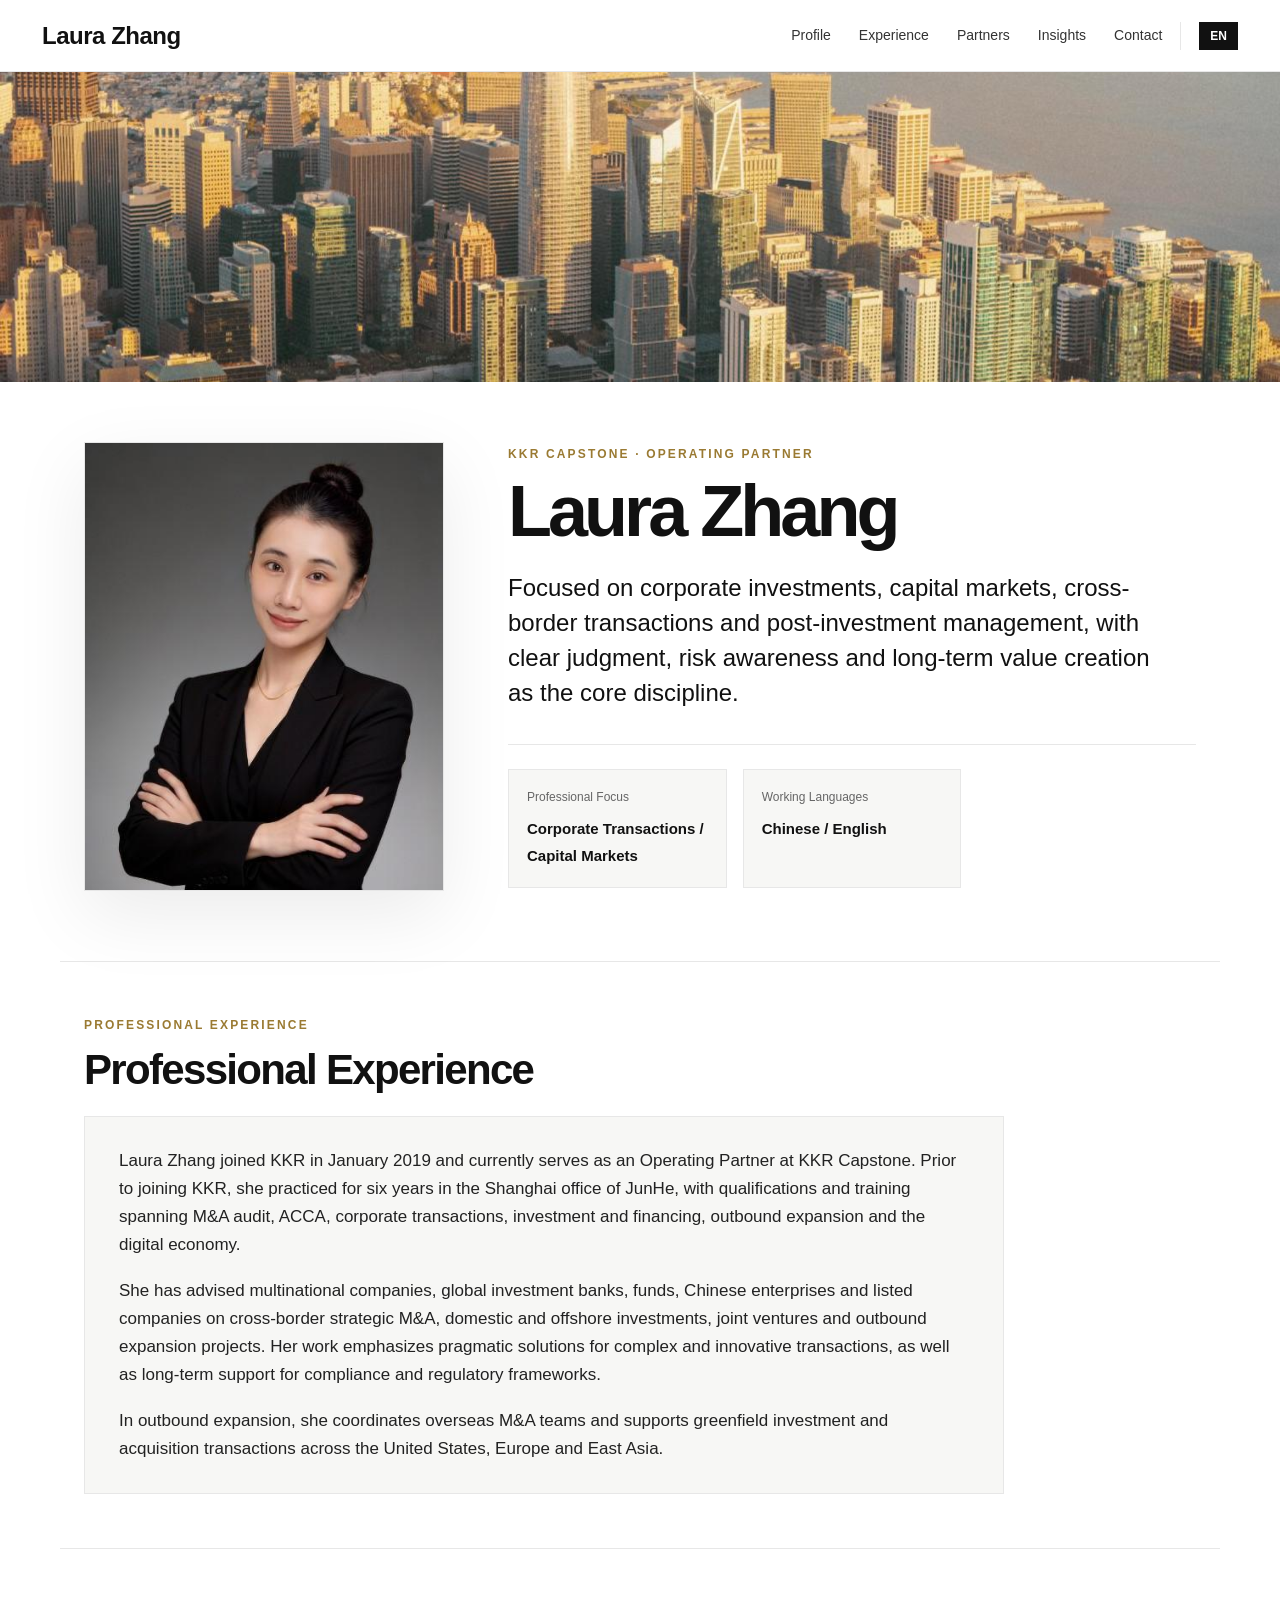
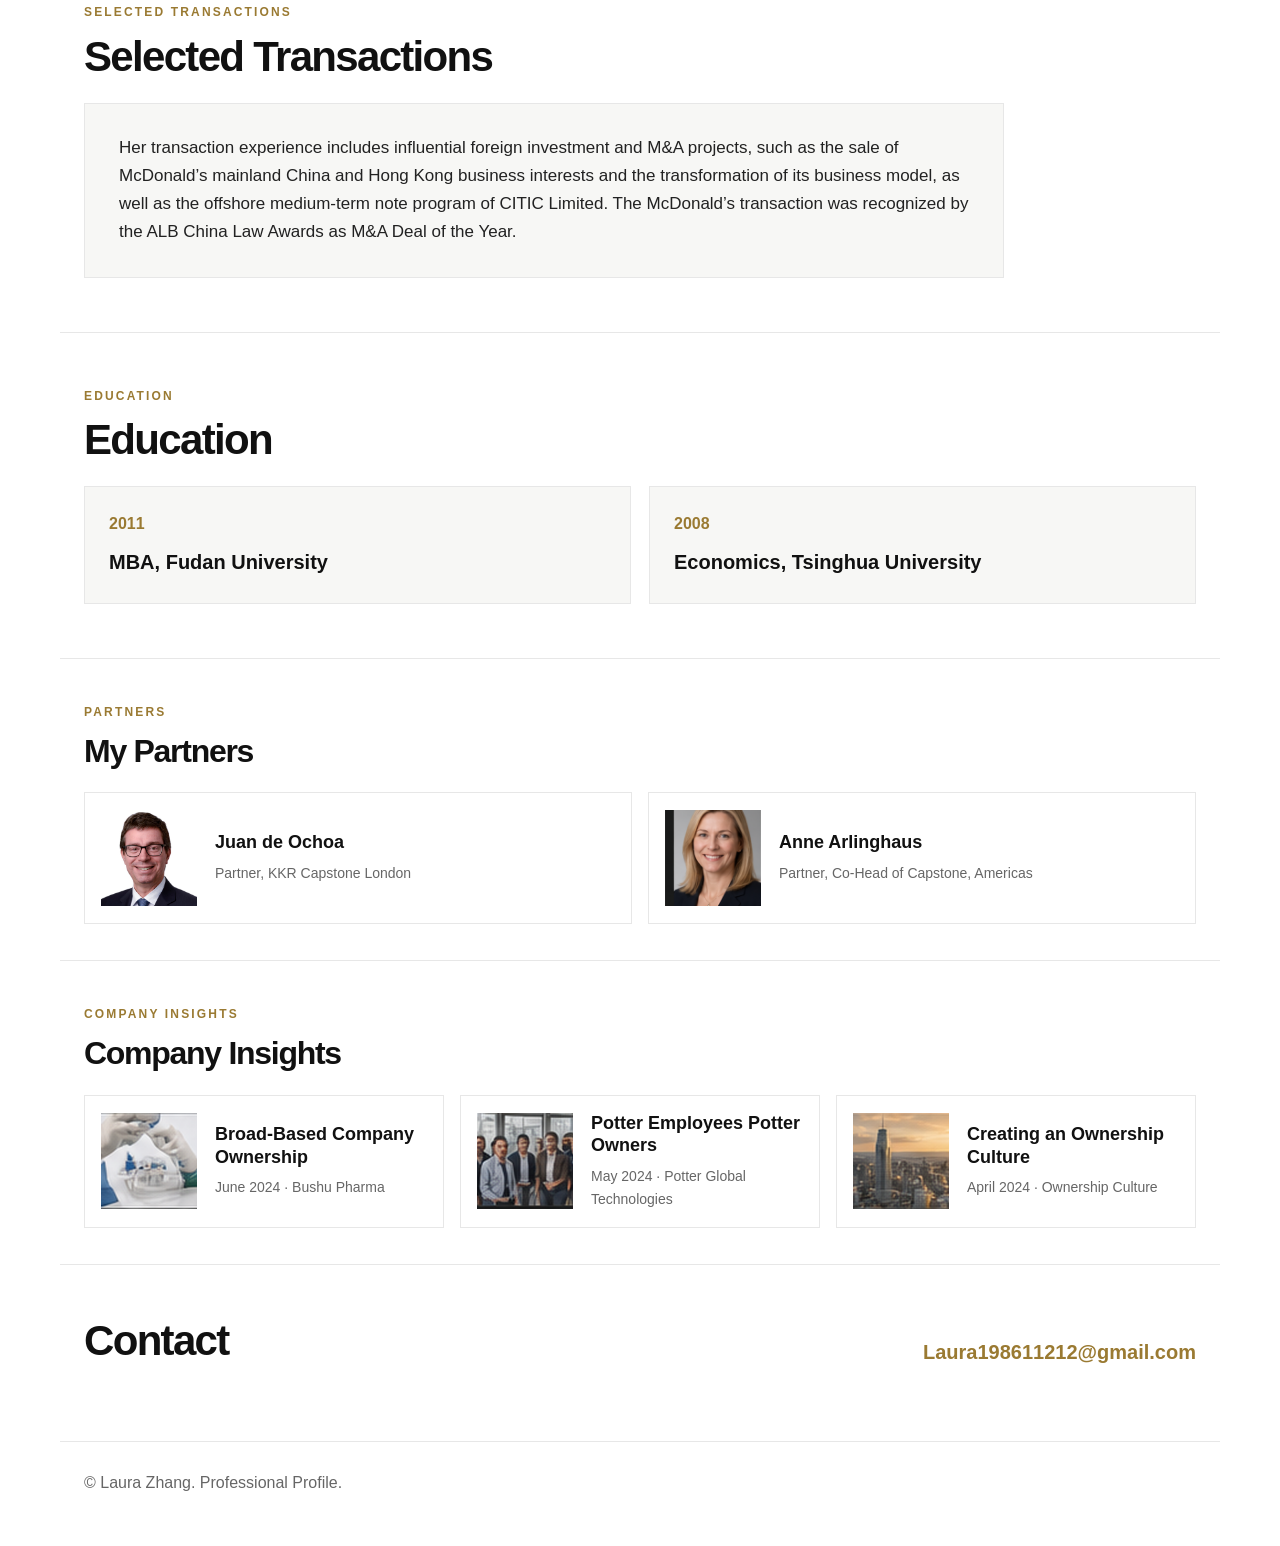
<file: index.html>
<!doctype html><html lang="en"><head><meta charset="utf-8"/><meta name="viewport" content="width=device-width, initial-scale=1"/><title>Laura Zhang | KKR Capstone Operating Partner</title><meta name="description" content="Laura Zhang professional profile website."/><link rel="stylesheet" href="style.css"/></head><body><header class="site-header">
    <a class="brand" href="index.html">Laura Zhang</a>
    <nav><div class="nav-links">
      <a data-en="Profile" data-zh="个人简介" href="index.html#profile">Profile</a>
      <a data-en="Experience" data-zh="经历" href="index.html#experience">Experience</a>
      <a data-en="Partners" data-zh="合作伙伴" href="index.html#partners">Partners</a>
      <a data-en="Insights" data-zh="公司洞察" href="index.html#insights">Insights</a>
      <a data-en="Contact" data-zh="联系" href="index.html#contact">Contact</a>
    </div><div class="language-switch"><button class="lang-btn" data-lang="en">EN</button><button class="lang-btn" data-lang="zh" style="display:none;">中文</button></div></nav>
  </header>
<main>
<section class="top-image" aria-label="city overview"><img src="assets/city-bg.png" alt="City aerial view" /></section>
<section id="profile" class="profile-wrap reveal"><div class="portrait-card"><img src="assets/laura-original.png" alt="Laura Zhang portrait" /></div><div class="profile-text"><p class="eyebrow">KKR Capstone · Operating Partner</p><h1>Laura Zhang</h1><p class="lead" data-en="Focused on corporate investments, capital markets, cross-border transactions and post-investment management, with clear judgment, risk awareness and long-term value creation as the core discipline." data-zh="专注于企业投资、资本市场、跨境交易与投后管理，以清晰判断、风险识别和长期价值创造为核心。">Focused on corporate investments, capital markets, cross-border transactions and post-investment management, with clear judgment, risk awareness and long-term value creation as the core discipline.</p><div class="quick-grid"><div><span data-en="Professional Focus" data-zh="专业领域">Professional Focus</span><strong data-en="Corporate Transactions / Capital Markets" data-zh="公司与并购 / 资本市场">Corporate Transactions / Capital Markets</strong></div><div><span data-en="Working Languages" data-zh="工作语言">Working Languages</span><strong data-en="Chinese / English" data-zh="中文 / English">Chinese / English</strong></div></div></div></section>
<section id="experience" class="section reveal"><p class="eyebrow">Professional Experience</p><h2 data-en="Professional Experience" data-zh="工作经历">Professional Experience</h2><div class="content-card"><p data-en="Laura Zhang joined KKR in January 2019 and currently serves as an Operating Partner at KKR Capstone. Prior to joining KKR, she practiced for six years in the Shanghai office of JunHe, with qualifications and training spanning M&A audit, ACCA, corporate transactions, investment and financing, outbound expansion and the digital economy." data-zh="Laura Zhang 于2019年1月加入 KKR，现为 KKR Capstone 运营合伙人。此前曾在君合上海办公室执业6年，具有中国 M&A Audit 执业资格和 ACCA，专攻公司并购与投融资、企业出海以及数智经济方面的事务。">Laura Zhang joined KKR in January 2019 and currently serves as an Operating Partner at KKR Capstone. Prior to joining KKR, she practiced for six years in the Shanghai office of JunHe, with qualifications and training spanning M&A audit, ACCA, corporate transactions, investment and financing, outbound expansion and the digital economy.</p><p data-en="She has advised multinational companies, global investment banks, funds, Chinese enterprises and listed companies on cross-border strategic M&A, domestic and offshore investments, joint ventures and outbound expansion projects. Her work emphasizes pragmatic solutions for complex and innovative transactions, as well as long-term support for compliance and regulatory frameworks." data-zh="她曾为跨国公司、国际投行、基金、中资公司以及上市公司，在诸多跨境战略并购、境内外投资、合资合作以及企业出海项目中提供服务，擅长在复杂、创新交易中为客户定制务实且高效的战略解决方案，并为客户的合规监管体系提供长期支持。">She has advised multinational companies, global investment banks, funds, Chinese enterprises and listed companies on cross-border strategic M&A, domestic and offshore investments, joint ventures and outbound expansion projects. Her work emphasizes pragmatic solutions for complex and innovative transactions, as well as long-term support for compliance and regulatory frameworks.</p><p data-en="In outbound expansion, she coordinates overseas M&A teams and supports greenfield investment and acquisition transactions across the United States, Europe and East Asia." data-zh="在企业出海方面，她善于协调管理境外 M&A 团队，助力客户在美国、欧洲以及东亚等不同法域完成绿地投资及并购交易。">In outbound expansion, she coordinates overseas M&A teams and supports greenfield investment and acquisition transactions across the United States, Europe and East Asia.</p></div></section>
<section class="section reveal"><p class="eyebrow">Selected Transactions</p><h2 data-en="Selected Transactions" data-zh="代表项目">Selected Transactions</h2><div class="content-card"><p data-en="Her transaction experience includes influential foreign investment and M&A projects, such as the sale of McDonald’s mainland China and Hong Kong business interests and the transformation of its business model, as well as the offshore medium-term note program of CITIC Limited. The McDonald’s transaction was recognized by the ALB China Law Awards as M&A Deal of the Year." data-zh="参与众多具有影响力的外商投资和兼并收购项目，包括麦当劳出售中国大陆及香港业务股权及业务模式转型项目、中国中信股份境外中期票据项目等。其中，麦当劳出售中国大陆及香港业务股权及业务模式转型项目曾荣获 ALB 中国法律大奖颁发的年度并购交易大奖。">Her transaction experience includes influential foreign investment and M&A projects, such as the sale of McDonald’s mainland China and Hong Kong business interests and the transformation of its business model, as well as the offshore medium-term note program of CITIC Limited. The McDonald’s transaction was recognized by the ALB China Law Awards as M&A Deal of the Year.</p></div></section>
<section class="section reveal"><p class="eyebrow">Education</p><h2 data-en="Education" data-zh="教育背景">Education</h2><div class="timeline"><div><span>2011</span><strong data-en="MBA, Fudan University" data-zh="复旦大学 MBA 学位">MBA, Fudan University</strong></div><div><span>2008</span><strong data-en="Economics, Tsinghua University" data-zh="清华大学 经济学学位">Economics, Tsinghua University</strong></div></div></section>
<section id="partners" class="section compact reveal"><p class="eyebrow">Partners</p><h2 data-en="My Partners" data-zh="我的合作伙伴">My Partners</h2><div class="mini-grid partners-grid"><a class="mini-card" href="partners/juan-de-ochoa.html"><img src="assets/juan-de-ochoa.jpeg" alt="Juan de Ochoa"/><div><h3>Juan de Ochoa</h3><p>Partner, KKR Capstone London</p></div></a><a class="mini-card" href="partners/anne-arlinghaus.html"><img src="assets/anne-arlinghaus.png" alt="Anne Arlinghaus"/><div><h3>Anne Arlinghaus</h3><p>Partner, Co-Head of Capstone, Americas</p></div></a></div></section>
<section id="insights" class="section compact reveal"><p class="eyebrow">Company Insights</p><h2 data-en="Company Insights" data-zh="公司洞察">Company Insights</h2><div class="mini-grid insight-grid"><a class="mini-card" href="insights/bushu-pharma-ownership.html"><img src="assets/insight-bushu.png" alt="Bushu Pharma"><div><h3>Broad-Based Company Ownership</h3><p>June 2024 · Bushu Pharma</p></div></a><a class="mini-card" href="insights/potter-employees-owners.html"><img src="assets/insight-potter.png" alt="Potter Employees"><div><h3>Potter Employees Potter Owners</h3><p>May 2024 · Potter Global Technologies</p></div></a><a class="mini-card" href="insights/creating-ownership-culture.html"><img src="assets/insight-ownership.png" alt="Ownership Culture"><div><h3>Creating an Ownership Culture</h3><p>April 2024 · Ownership Culture</p></div></a></div></section>
<section id="contact" class="section contact reveal"><h2>Contact</h2><a href="mailto:Laura198611212@gmail.com">Laura198611212@gmail.com</a></section>
</main><footer>© Laura Zhang. Professional Profile.</footer><script src="script.js"></script></body></html>
</file>
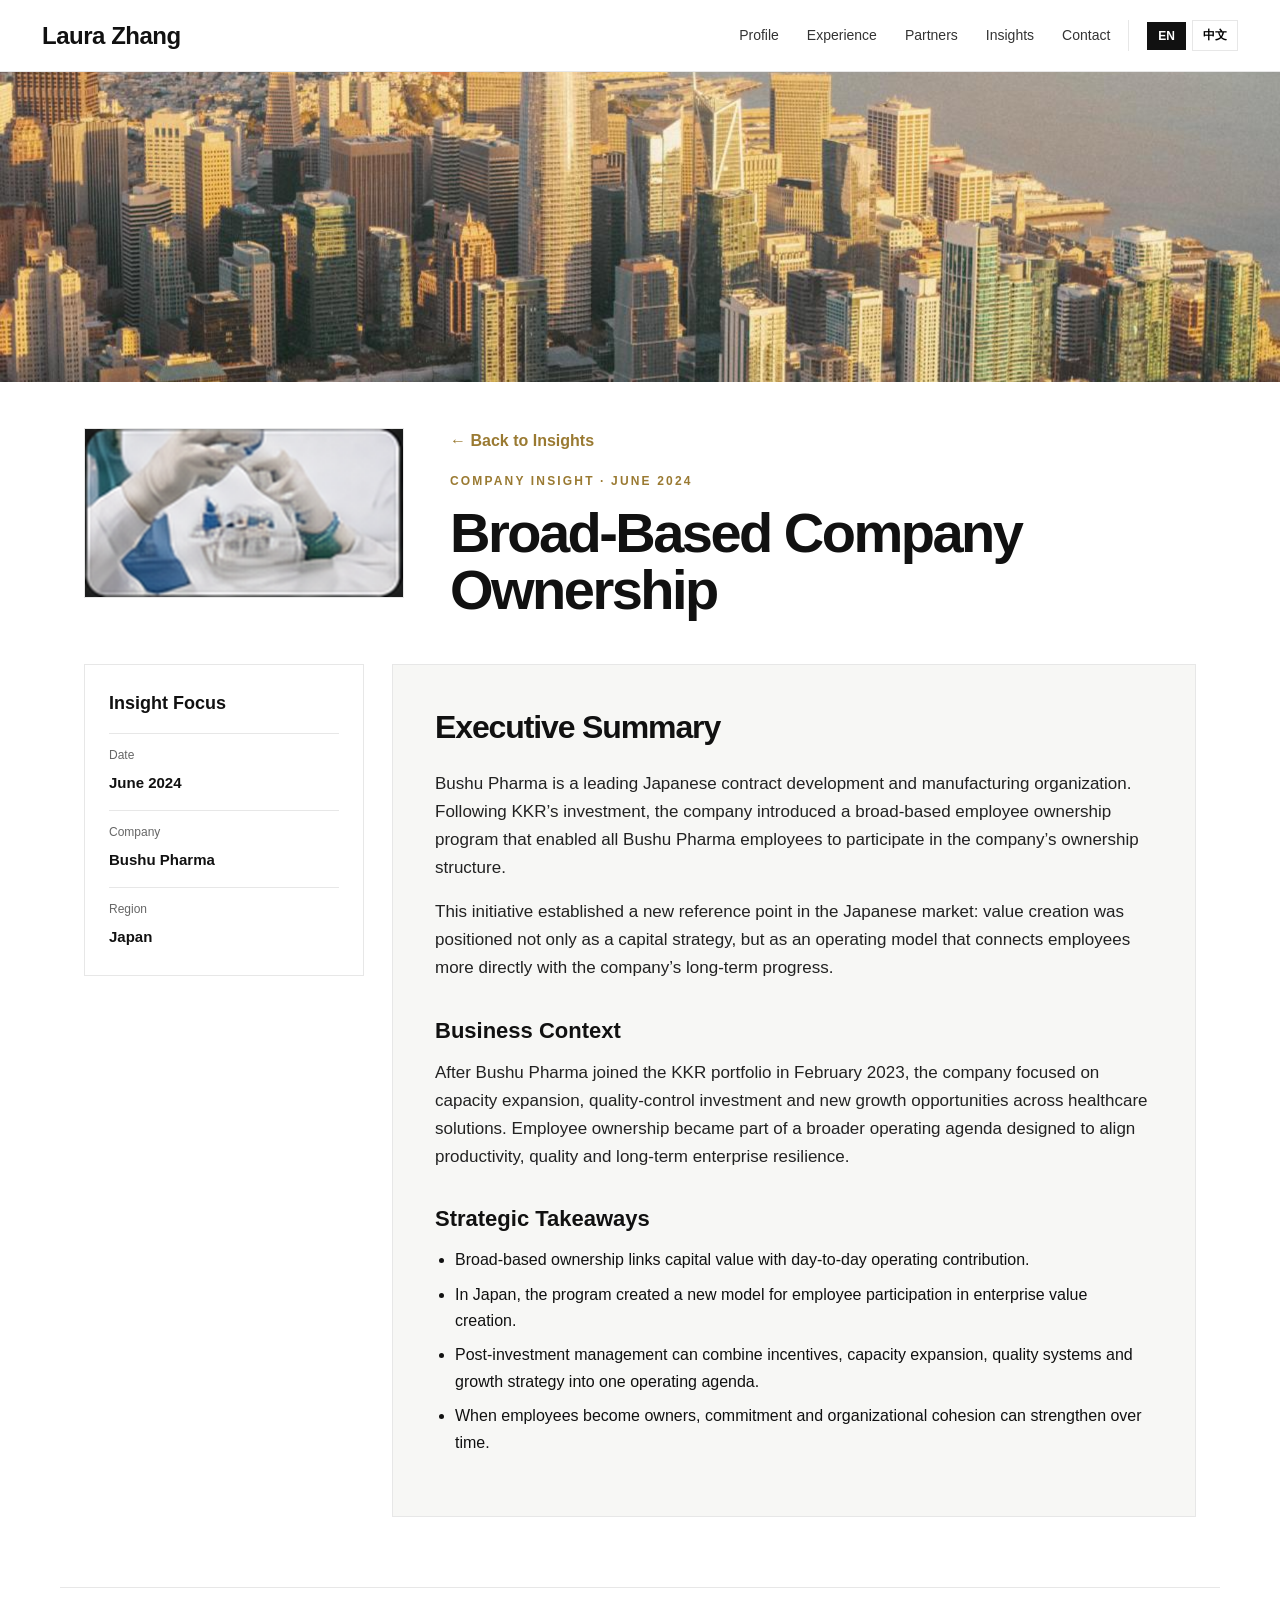
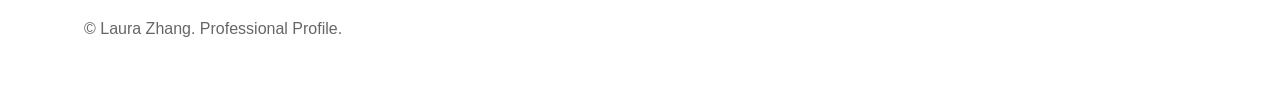
<file: insights/bushu-pharma-ownership.html>
<!doctype html><html lang="en"><head><meta charset="utf-8"/><meta name="viewport" content="width=device-width, initial-scale=1"/><title>Broad-Based Company Ownership | Laura Zhang</title><meta name="description" content="Laura Zhang professional profile website."/><link rel="stylesheet" href="../style.css"/></head><body><header class="site-header">
    <a class="brand" href="../index.html">Laura Zhang</a>
    <nav><div class="nav-links">
      <a data-en="Profile" data-zh="个人简介" href="../index.html#profile">Profile</a>
      <a data-en="Experience" data-zh="经历" href="../index.html#experience">Experience</a>
      <a data-en="Partners" data-zh="合作伙伴" href="../index.html#partners">Partners</a>
      <a data-en="Insights" data-zh="公司洞察" href="../index.html#insights">Insights</a>
      <a data-en="Contact" data-zh="联系" href="../index.html#contact">Contact</a>
    </div><div class="language-switch"><button class="lang-btn" data-lang="en">EN</button><button class="lang-btn" data-lang="zh">中文</button></div></nav>
  </header><section class="top-image"><img src="../assets/city-bg.png" alt="City aerial view"></section><main><section class="detail-hero reveal visible"><div class="portrait-card"><img src="../assets/insight-bushu.png" alt="Broad-Based Company Ownership"></div><div class="detail-title"><a class="back-link" href="../index.html#insights" data-en="← Back to Insights" data-zh="← 返回公司洞察">← Back to Insights</a><p class="eyebrow" data-en="Company Insight · June 2024" data-zh="公司洞察 · 2024年6月">Company Insight · June 2024</p><h1>Broad-Based Company Ownership</h1></div></section><section class="detail-layout reveal visible"><aside class="side-card"><h3 data-en="Insight Focus" data-zh="洞察重点">Insight Focus</h3><div class="meta-list"><div><span data-en="Date" data-zh="日期">Date</span><strong data-en="June 2024" data-zh="2024年6月">June 2024</strong></div><div><span data-en="Company" data-zh="公司">Company</span><strong data-en="Bushu Pharma" data-zh="Bushu Pharma">Bushu Pharma</strong></div><div><span data-en="Region" data-zh="区域">Region</span><strong data-en="Japan" data-zh="日本">Japan</strong></div></div></aside><article class="article-card"><h2 data-en="Executive Summary" data-zh="执行摘要">Executive Summary</h2><p data-en="Bushu Pharma is a leading Japanese contract development and manufacturing organization. Following KKR’s investment, the company introduced a broad-based employee ownership program that enabled all Bushu Pharma employees to participate in the company’s ownership structure." data-zh="Bushu Pharma 是日本领先的纯医药合同制造组织。KKR 投资后，公司引入广泛员工所有权结构，使 Bushu Pharma 的所有员工都能够参与公司所有权计划。">Bushu Pharma is a leading Japanese contract development and manufacturing organization. Following KKR’s investment, the company introduced a broad-based employee ownership program that enabled all Bushu Pharma employees to participate in the company’s ownership structure.</p><p data-en="This initiative established a new reference point in the Japanese market: value creation was positioned not only as a capital strategy, but as an operating model that connects employees more directly with the company’s long-term progress." data-zh="这一举措为日本市场建立了新的参考：价值创造不仅是资本策略，也是一种将员工与公司长期发展更直接连接起来的运营模式。">This initiative established a new reference point in the Japanese market: value creation was positioned not only as a capital strategy, but as an operating model that connects employees more directly with the company’s long-term progress.</p><h3 data-en="Business Context" data-zh="业务背景">Business Context</h3><p data-en="After Bushu Pharma joined the KKR portfolio in February 2023, the company focused on capacity expansion, quality-control investment and new growth opportunities across healthcare solutions. Employee ownership became part of a broader operating agenda designed to align productivity, quality and long-term enterprise resilience." data-zh="自 Bushu Pharma 于 2023 年 2 月加入 KKR 投资组合以来，公司专注于产能扩张、质量控制投资以及医疗健康解决方案中的新增长机会。员工所有权成为更广泛运营议程的一部分，用于协同生产效率、质量和长期企业韧性。">After Bushu Pharma joined the KKR portfolio in February 2023, the company focused on capacity expansion, quality-control investment and new growth opportunities across healthcare solutions. Employee ownership became part of a broader operating agenda designed to align productivity, quality and long-term enterprise resilience.</p><h3 data-en="Strategic Takeaways" data-zh="战略启示">Strategic Takeaways</h3><ul><li data-en="Broad-based ownership links capital value with day-to-day operating contribution." data-zh="广泛员工所有权将资本价值与日常运营贡献连接起来。">Broad-based ownership links capital value with day-to-day operating contribution.</li><li data-en="In Japan, the program created a new model for employee participation in enterprise value creation." data-zh="在日本市场，该计划为员工参与企业价值创造提供了新的模式。">In Japan, the program created a new model for employee participation in enterprise value creation.</li><li data-en="Post-investment management can combine incentives, capacity expansion, quality systems and growth strategy into one operating agenda." data-zh="投后管理可以将激励、产能扩张、质量体系和增长战略整合为统一的运营议程。">Post-investment management can combine incentives, capacity expansion, quality systems and growth strategy into one operating agenda.</li><li data-en="When employees become owners, commitment and organizational cohesion can strengthen over time." data-zh="当员工成为所有者时，长期承诺和组织凝聚力会得到增强。">When employees become owners, commitment and organizational cohesion can strengthen over time.</li></ul></article></section></main><footer>© Laura Zhang. Professional Profile.</footer><script src="../script.js"></script></body></html>
</file>
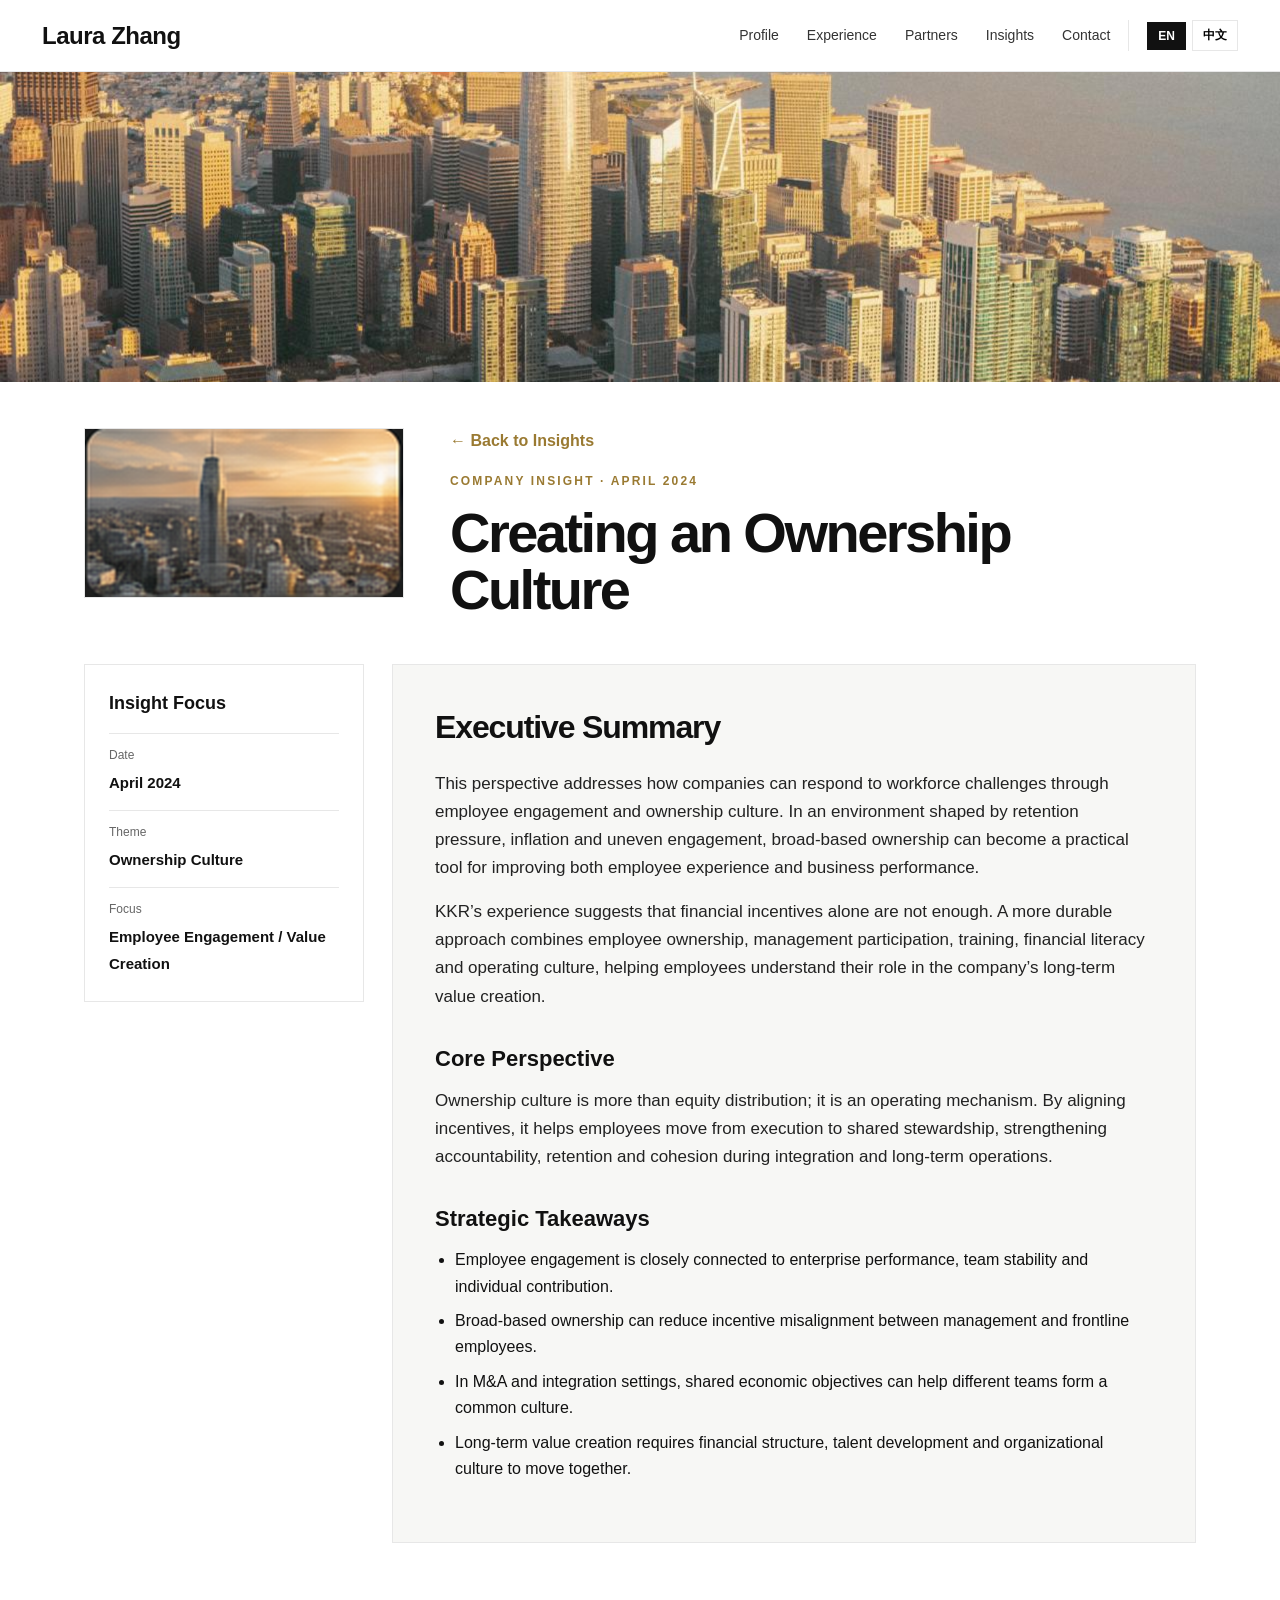
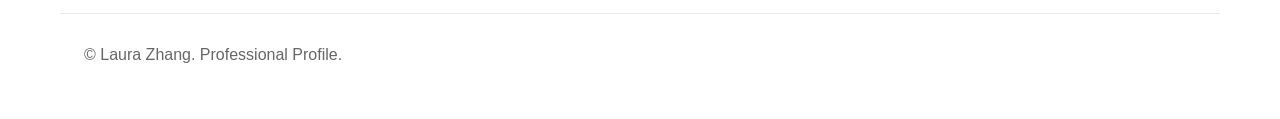
<file: insights/creating-ownership-culture.html>
<!doctype html><html lang="en"><head><meta charset="utf-8"/><meta name="viewport" content="width=device-width, initial-scale=1"/><title>Creating an Ownership Culture | Laura Zhang</title><meta name="description" content="Laura Zhang professional profile website."/><link rel="stylesheet" href="../style.css"/></head><body><header class="site-header">
    <a class="brand" href="../index.html">Laura Zhang</a>
    <nav><div class="nav-links">
      <a data-en="Profile" data-zh="个人简介" href="../index.html#profile">Profile</a>
      <a data-en="Experience" data-zh="经历" href="../index.html#experience">Experience</a>
      <a data-en="Partners" data-zh="合作伙伴" href="../index.html#partners">Partners</a>
      <a data-en="Insights" data-zh="公司洞察" href="../index.html#insights">Insights</a>
      <a data-en="Contact" data-zh="联系" href="../index.html#contact">Contact</a>
    </div><div class="language-switch"><button class="lang-btn" data-lang="en">EN</button><button class="lang-btn" data-lang="zh">中文</button></div></nav>
  </header><section class="top-image"><img src="../assets/city-bg.png" alt="City aerial view"></section><main><section class="detail-hero reveal visible"><div class="portrait-card"><img src="../assets/insight-ownership.png" alt="Creating an Ownership Culture"></div><div class="detail-title"><a class="back-link" href="../index.html#insights" data-en="← Back to Insights" data-zh="← 返回公司洞察">← Back to Insights</a><p class="eyebrow" data-en="Company Insight · April 2024" data-zh="公司洞察 · 2024年4月">Company Insight · April 2024</p><h1>Creating an Ownership Culture</h1></div></section><section class="detail-layout reveal visible"><aside class="side-card"><h3 data-en="Insight Focus" data-zh="洞察重点">Insight Focus</h3><div class="meta-list"><div><span data-en="Date" data-zh="日期">Date</span><strong data-en="April 2024" data-zh="2024年4月">April 2024</strong></div><div><span data-en="Theme" data-zh="主题">Theme</span><strong data-en="Ownership Culture" data-zh="所有权文化">Ownership Culture</strong></div><div><span data-en="Focus" data-zh="重点">Focus</span><strong data-en="Employee Engagement / Value Creation" data-zh="员工参与 / 价值创造">Employee Engagement / Value Creation</strong></div></div></aside><article class="article-card"><h2 data-en="Executive Summary" data-zh="执行摘要">Executive Summary</h2><p data-en="This perspective addresses how companies can respond to workforce challenges through employee engagement and ownership culture. In an environment shaped by retention pressure, inflation and uneven engagement, broad-based ownership can become a practical tool for improving both employee experience and business performance." data-zh="这一视角关注企业如何通过员工参与和所有权文化回应劳动力挑战。在人员保留压力、通胀环境和参与度不均衡的背景下，广泛员工所有权可以成为同时改善员工体验与企业表现的实际工具。">This perspective addresses how companies can respond to workforce challenges through employee engagement and ownership culture. In an environment shaped by retention pressure, inflation and uneven engagement, broad-based ownership can become a practical tool for improving both employee experience and business performance.</p><p data-en="KKR’s experience suggests that financial incentives alone are not enough. A more durable approach combines employee ownership, management participation, training, financial literacy and operating culture, helping employees understand their role in the company’s long-term value creation." data-zh="KKR 的经验显示，单纯财务激励并不足够。更可持续的做法是将员工持股、管理参与、培训、财务素养和运营文化结合起来，帮助员工理解自己在公司长期价值创造中的角色。">KKR’s experience suggests that financial incentives alone are not enough. A more durable approach combines employee ownership, management participation, training, financial literacy and operating culture, helping employees understand their role in the company’s long-term value creation.</p><h3 data-en="Core Perspective" data-zh="核心观点">Core Perspective</h3><p data-en="Ownership culture is more than equity distribution; it is an operating mechanism. By aligning incentives, it helps employees move from execution to shared stewardship, strengthening accountability, retention and cohesion during integration and long-term operations." data-zh="所有权文化不只是股权分配，更是一种运营机制。通过激励一致性，它帮助员工从执行者转向共同建设者，在整合和长期运营中增强责任感、留任率和凝聚力。">Ownership culture is more than equity distribution; it is an operating mechanism. By aligning incentives, it helps employees move from execution to shared stewardship, strengthening accountability, retention and cohesion during integration and long-term operations.</p><h3 data-en="Strategic Takeaways" data-zh="战略启示">Strategic Takeaways</h3><ul><li data-en="Employee engagement is closely connected to enterprise performance, team stability and individual contribution." data-zh="员工参与度与企业绩效、团队稳定性和个人贡献密切相关。">Employee engagement is closely connected to enterprise performance, team stability and individual contribution.</li><li data-en="Broad-based ownership can reduce incentive misalignment between management and frontline employees." data-zh="广泛所有权有助于降低管理层与一线员工之间的激励错配。">Broad-based ownership can reduce incentive misalignment between management and frontline employees.</li><li data-en="In M&amp;A and integration settings, shared economic objectives can help different teams form a common culture." data-zh="在并购和企业整合场景中，共享的经济目标可以帮助不同团队形成共同文化。">In M&amp;A and integration settings, shared economic objectives can help different teams form a common culture.</li><li data-en="Long-term value creation requires financial structure, talent development and organizational culture to move together." data-zh="长期价值创造需要财务结构、人才发展和组织文化同步推进。">Long-term value creation requires financial structure, talent development and organizational culture to move together.</li></ul></article></section></main><footer>© Laura Zhang. Professional Profile.</footer><script src="../script.js"></script></body></html>
</file>
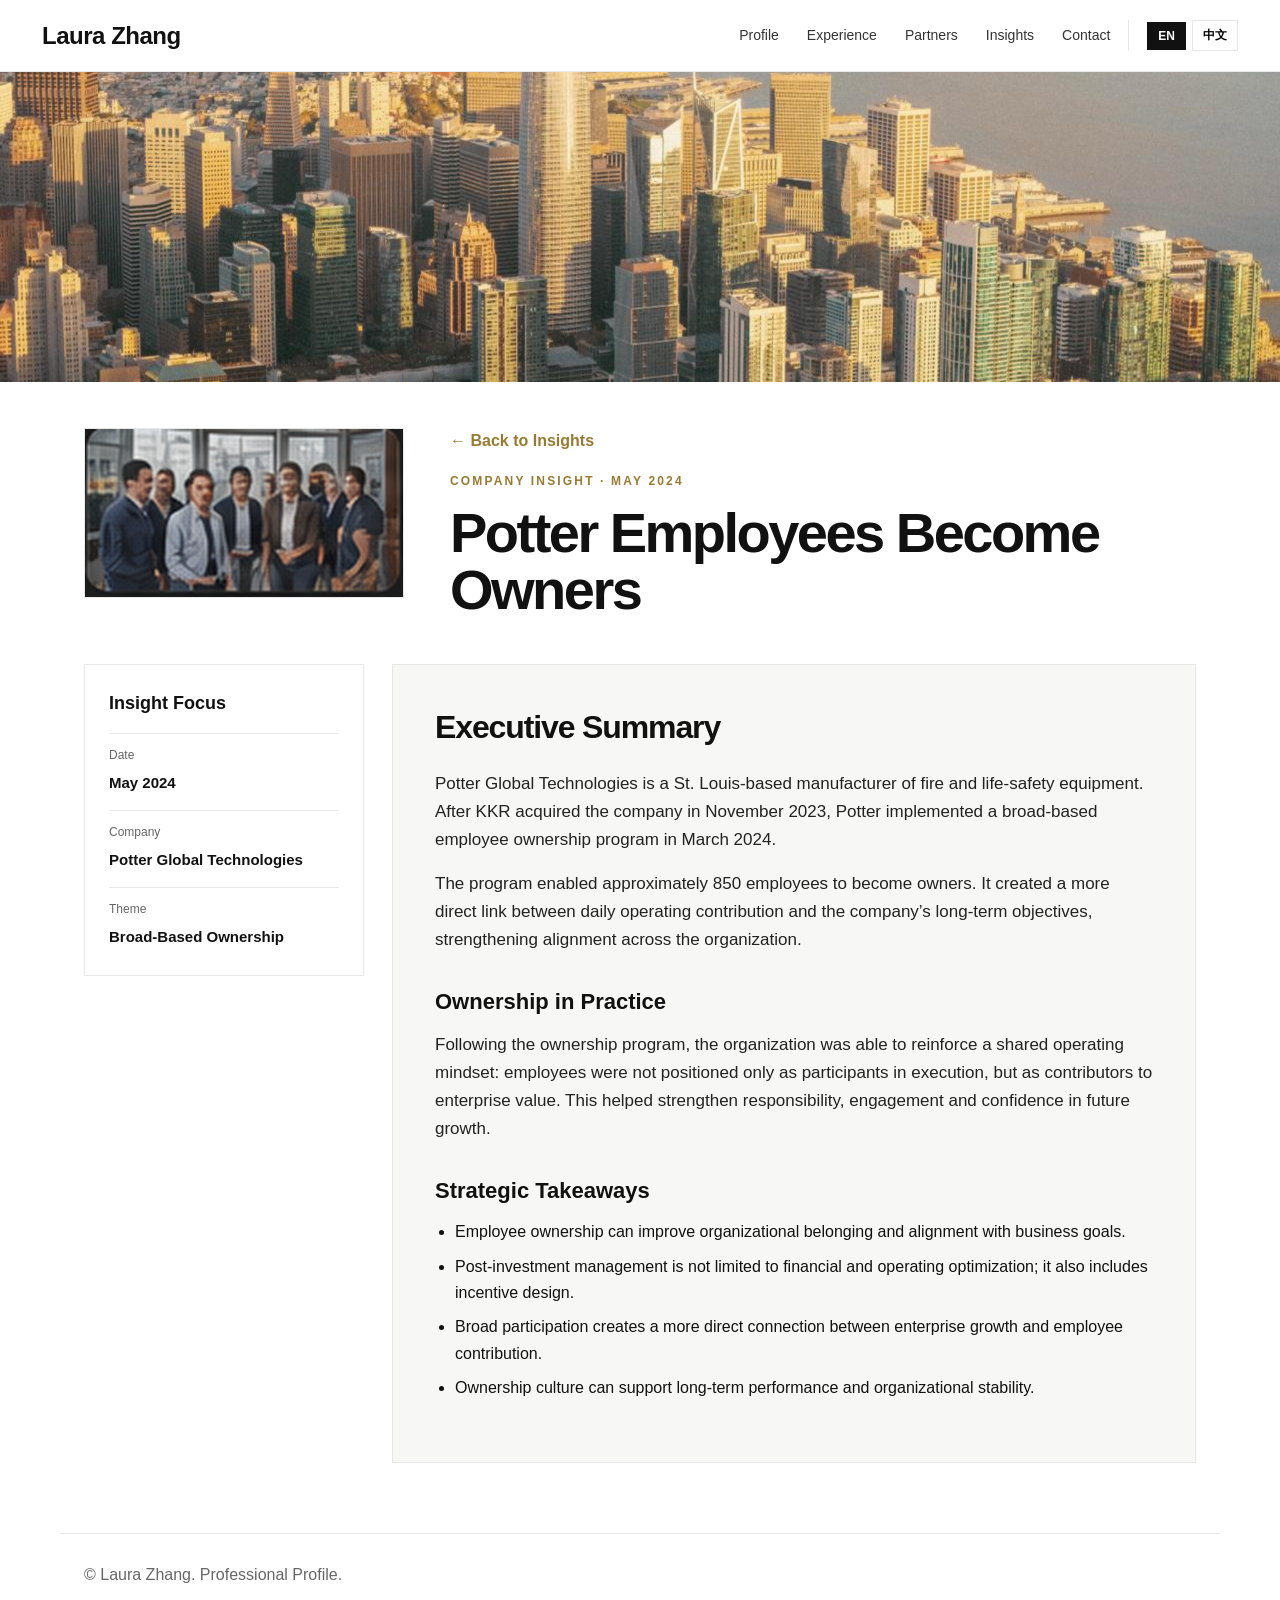
<file: insights/potter-employees-owners.html>
<!doctype html><html lang="en"><head><meta charset="utf-8"/><meta name="viewport" content="width=device-width, initial-scale=1"/><title>Potter Employees Become Owners | Laura Zhang</title><meta name="description" content="Laura Zhang professional profile website."/><link rel="stylesheet" href="../style.css"/></head><body><header class="site-header">
    <a class="brand" href="../index.html">Laura Zhang</a>
    <nav><div class="nav-links">
      <a data-en="Profile" data-zh="个人简介" href="../index.html#profile">Profile</a>
      <a data-en="Experience" data-zh="经历" href="../index.html#experience">Experience</a>
      <a data-en="Partners" data-zh="合作伙伴" href="../index.html#partners">Partners</a>
      <a data-en="Insights" data-zh="公司洞察" href="../index.html#insights">Insights</a>
      <a data-en="Contact" data-zh="联系" href="../index.html#contact">Contact</a>
    </div><div class="language-switch"><button class="lang-btn" data-lang="en">EN</button><button class="lang-btn" data-lang="zh">中文</button></div></nav>
  </header><section class="top-image"><img src="../assets/city-bg.png" alt="City aerial view"></section><main><section class="detail-hero reveal visible"><div class="portrait-card"><img src="../assets/insight-potter.png" alt="Potter Employees Become Owners"></div><div class="detail-title"><a class="back-link" href="../index.html#insights" data-en="← Back to Insights" data-zh="← 返回公司洞察">← Back to Insights</a><p class="eyebrow" data-en="Company Insight · May 2024" data-zh="公司洞察 · 2024年5月">Company Insight · May 2024</p><h1>Potter Employees Become Owners</h1></div></section><section class="detail-layout reveal visible"><aside class="side-card"><h3 data-en="Insight Focus" data-zh="洞察重点">Insight Focus</h3><div class="meta-list"><div><span data-en="Date" data-zh="日期">Date</span><strong data-en="May 2024" data-zh="2024年5月">May 2024</strong></div><div><span data-en="Company" data-zh="公司">Company</span><strong data-en="Potter Global Technologies" data-zh="Potter Global Technologies">Potter Global Technologies</strong></div><div><span data-en="Theme" data-zh="主题">Theme</span><strong data-en="Broad-Based Ownership" data-zh="广泛员工所有权">Broad-Based Ownership</strong></div></div></aside><article class="article-card"><h2 data-en="Executive Summary" data-zh="执行摘要">Executive Summary</h2><p data-en="Potter Global Technologies is a St. Louis-based manufacturer of fire and life-safety equipment. After KKR acquired the company in November 2023, Potter implemented a broad-based employee ownership program in March 2024." data-zh="Potter Global Technologies 是一家总部位于 St. Louis 的消防和生命安全设备制造企业。KKR 于 2023 年 11 月收购该公司后，Potter 在 2024 年 3 月实施广泛员工所有权计划。">Potter Global Technologies is a St. Louis-based manufacturer of fire and life-safety equipment. After KKR acquired the company in November 2023, Potter implemented a broad-based employee ownership program in March 2024.</p><p data-en="The program enabled approximately 850 employees to become owners. It created a more direct link between daily operating contribution and the company’s long-term objectives, strengthening alignment across the organization." data-zh="该计划让约 850 名员工成为公司所有者，使日常运营贡献与公司长期发展目标形成更直接的联系，并加强组织内部目标一致性。">The program enabled approximately 850 employees to become owners. It created a more direct link between daily operating contribution and the company’s long-term objectives, strengthening alignment across the organization.</p><h3 data-en="Ownership in Practice" data-zh="所有权实践">Ownership in Practice</h3><p data-en="Following the ownership program, the organization was able to reinforce a shared operating mindset: employees were not positioned only as participants in execution, but as contributors to enterprise value. This helped strengthen responsibility, engagement and confidence in future growth." data-zh="在员工所有权计划推进后，组织进一步强化了共同的运营意识：员工不只是执行层面的参与者，也成为企业价值的贡献者。这有助于增强责任感、参与感以及对未来增长的信心。">Following the ownership program, the organization was able to reinforce a shared operating mindset: employees were not positioned only as participants in execution, but as contributors to enterprise value. This helped strengthen responsibility, engagement and confidence in future growth.</p><h3 data-en="Strategic Takeaways" data-zh="战略启示">Strategic Takeaways</h3><ul><li data-en="Employee ownership can improve organizational belonging and alignment with business goals." data-zh="员工所有权可以提升组织归属感和业务目标一致性。">Employee ownership can improve organizational belonging and alignment with business goals.</li><li data-en="Post-investment management is not limited to financial and operating optimization; it also includes incentive design." data-zh="投后管理不仅是财务和运营优化，也包括激励机制设计。">Post-investment management is not limited to financial and operating optimization; it also includes incentive design.</li><li data-en="Broad participation creates a more direct connection between enterprise growth and employee contribution." data-zh="广泛参与能够让企业增长成果与员工贡献形成更直接的连接。">Broad participation creates a more direct connection between enterprise growth and employee contribution.</li><li data-en="Ownership culture can support long-term performance and organizational stability." data-zh="所有权文化有助于推动长期绩效和组织稳定。">Ownership culture can support long-term performance and organizational stability.</li></ul></article></section></main><footer>© Laura Zhang. Professional Profile.</footer><script src="../script.js"></script></body></html>
</file>
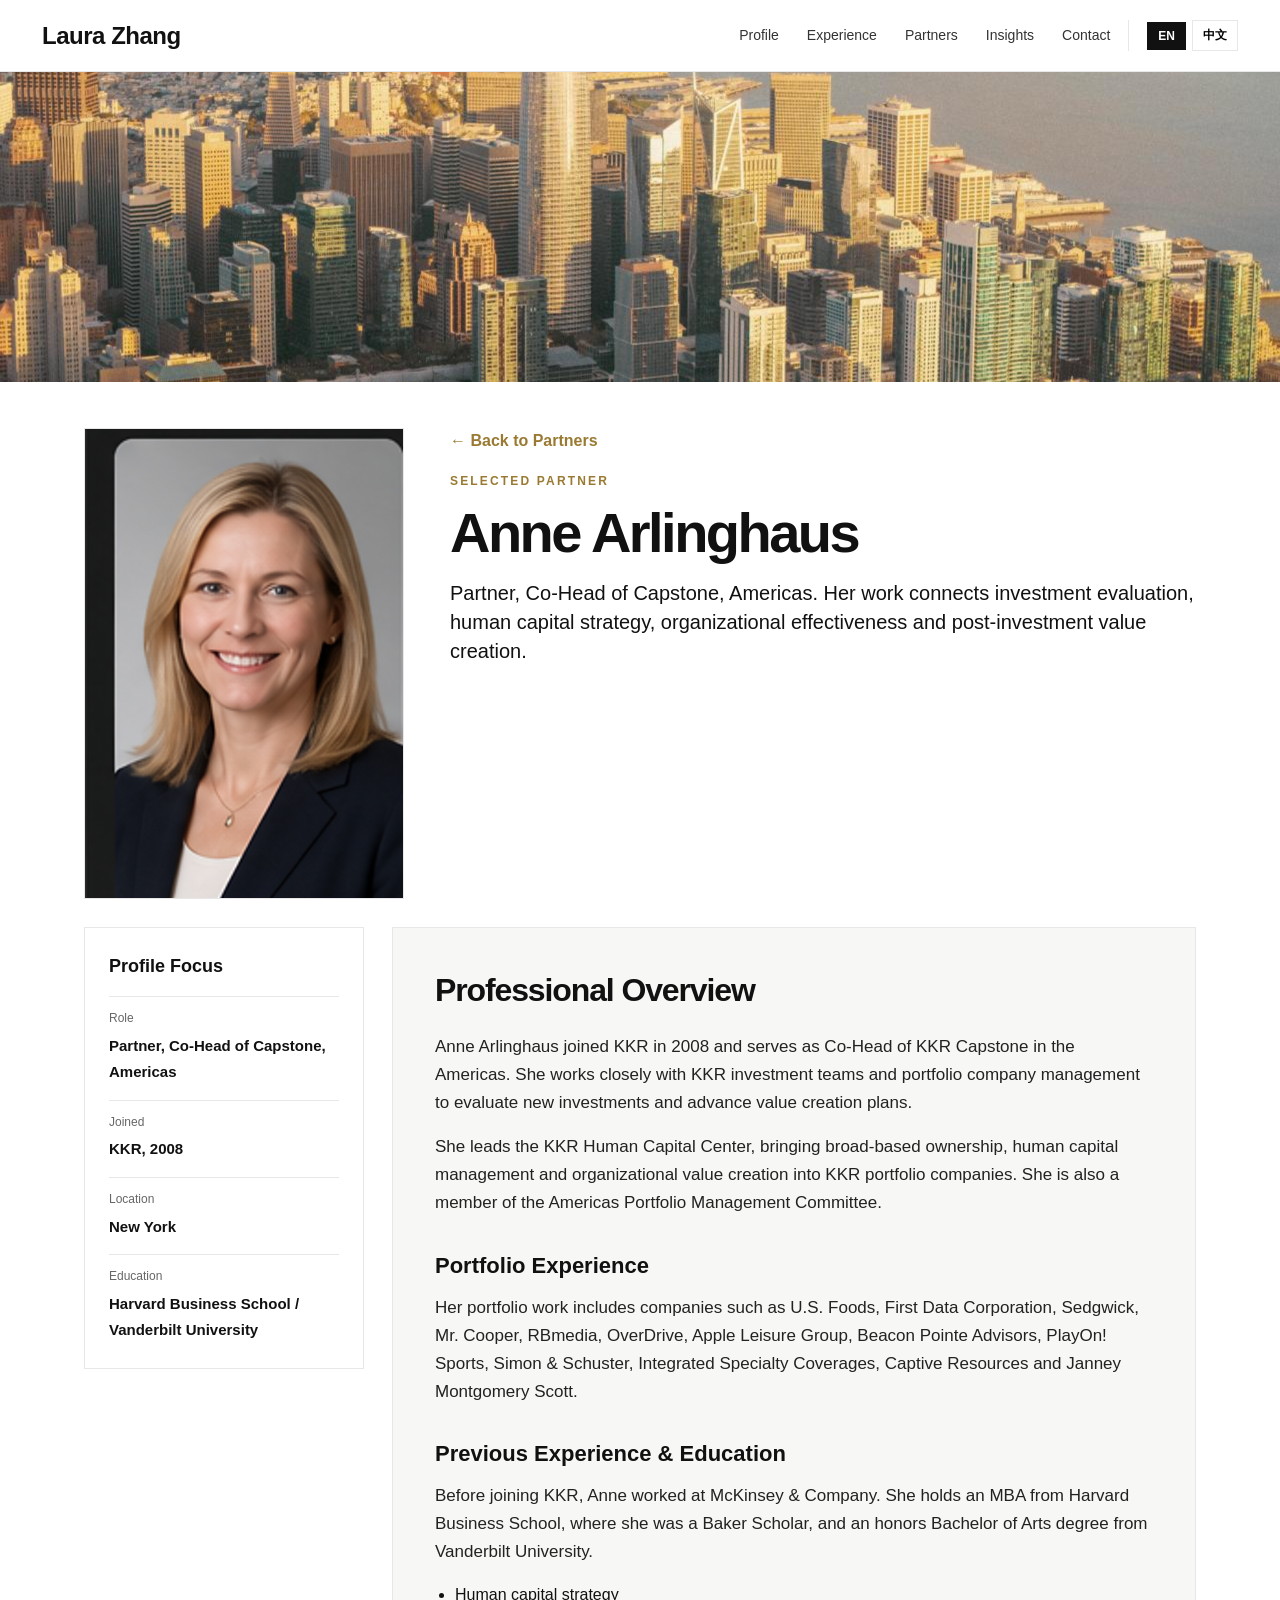
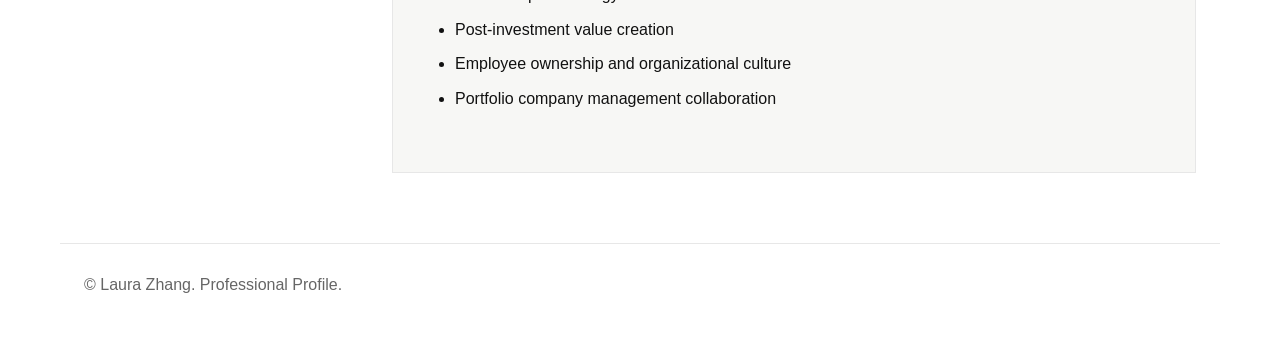
<file: partners/anne-arlinghaus.html>
<!doctype html><html lang="en"><head><meta charset="utf-8"/><meta name="viewport" content="width=device-width, initial-scale=1"/><title>Anne Arlinghaus | Laura Zhang</title><meta name="description" content="Laura Zhang professional profile website."/><link rel="stylesheet" href="../style.css"/></head><body><header class="site-header">
    <a class="brand" href="../index.html">Laura Zhang</a>
    <nav><div class="nav-links">
      <a data-en="Profile" data-zh="个人简介" href="../index.html#profile">Profile</a>
      <a data-en="Experience" data-zh="经历" href="../index.html#experience">Experience</a>
      <a data-en="Partners" data-zh="合作伙伴" href="../index.html#partners">Partners</a>
      <a data-en="Insights" data-zh="公司洞察" href="../index.html#insights">Insights</a>
      <a data-en="Contact" data-zh="联系" href="../index.html#contact">Contact</a>
    </div><div class="language-switch"><button class="lang-btn" data-lang="en">EN</button><button class="lang-btn" data-lang="zh">中文</button></div></nav>
  </header><section class="top-image"><img src="../assets/city-bg.png" alt="City aerial view"></section><main><section class="detail-hero reveal visible"><div class="portrait-card"><img src="../assets/anne-arlinghaus.png" alt="Anne Arlinghaus"></div><div class="detail-title"><a class="back-link" href="../index.html#partners" data-en="← Back to Partners" data-zh="← 返回合作伙伴">← Back to Partners</a><p class="eyebrow" data-en="Selected Partner" data-zh="精选合作伙伴">Selected Partner</p><h1>Anne Arlinghaus</h1><p class="lead" data-en="Partner, Co-Head of Capstone, Americas. Her work connects investment evaluation, human capital strategy, organizational effectiveness and post-investment value creation." data-zh="Capstone 美洲地区联合负责人。她的工作连接投资评估、人力资本战略、组织运营能力建设与投后价值创造。">Partner, Co-Head of Capstone, Americas. Her work connects investment evaluation, human capital strategy, organizational effectiveness and post-investment value creation.</p></div></section><section class="detail-layout reveal visible"><aside class="side-card"><h3 data-en="Profile Focus" data-zh="资料重点">Profile Focus</h3><div class="meta-list"><div><span data-en="Role" data-zh="职务">Role</span><strong data-en="Partner, Co-Head of Capstone, Americas" data-zh="Capstone 美洲地区联合负责人">Partner, Co-Head of Capstone, Americas</strong></div><div><span data-en="Joined" data-zh="加入时间">Joined</span><strong data-en="KKR, 2008" data-zh="2008 年加入 KKR">KKR, 2008</strong></div><div><span data-en="Location" data-zh="地点">Location</span><strong data-en="New York" data-zh="纽约">New York</strong></div><div><span data-en="Education" data-zh="教育">Education</span><strong data-en="Harvard Business School / Vanderbilt University" data-zh="Harvard Business School / Vanderbilt University">Harvard Business School / Vanderbilt University</strong></div></div></aside><article class="article-card"><h2 data-en="Professional Overview" data-zh="专业概览">Professional Overview</h2><p data-en="Anne Arlinghaus joined KKR in 2008 and serves as Co-Head of KKR Capstone in the Americas. She works closely with KKR investment teams and portfolio company management to evaluate new investments and advance value creation plans." data-zh="Anne Arlinghaus 于 2008 年加入 KKR，现为 KKR Capstone 美洲地区联合负责人。她与 KKR 投资团队密切合作，参与新投资项目评估，并与投资组合公司的管理层共同推动价值创造。">Anne Arlinghaus joined KKR in 2008 and serves as Co-Head of KKR Capstone in the Americas. She works closely with KKR investment teams and portfolio company management to evaluate new investments and advance value creation plans.</p><p data-en="She leads the KKR Human Capital Center, bringing broad-based ownership, human capital management and organizational value creation into KKR portfolio companies. She is also a member of the Americas Portfolio Management Committee." data-zh="她领导 KKR Human Capital Center，将广泛员工持股、人力资本管理和组织价值创造落地到 KKR 投资组合公司中，并是 Americas Portfolio Management Committee 成员。">She leads the KKR Human Capital Center, bringing broad-based ownership, human capital management and organizational value creation into KKR portfolio companies. She is also a member of the Americas Portfolio Management Committee.</p><h3 data-en="Portfolio Experience" data-zh="投资组合经验">Portfolio Experience</h3><p data-en="Her portfolio work includes companies such as U.S. Foods, First Data Corporation, Sedgwick, Mr. Cooper, RBmedia, OverDrive, Apple Leisure Group, Beacon Pointe Advisors, PlayOn! Sports, Simon &amp; Schuster, Integrated Specialty Coverages, Captive Resources and Janney Montgomery Scott." data-zh="她曾参与多家 KKR 投资组合公司的相关工作，包括 U.S. Foods、First Data Corporation、Sedgwick、Mr. Cooper、RBmedia、OverDrive、Apple Leisure Group、Beacon Pointe Advisors、PlayOn! Sports、Simon &amp; Schuster、Integrated Specialty Coverages、Captive Resources 和 Janney Montgomery Scott 等。">Her portfolio work includes companies such as U.S. Foods, First Data Corporation, Sedgwick, Mr. Cooper, RBmedia, OverDrive, Apple Leisure Group, Beacon Pointe Advisors, PlayOn! Sports, Simon &amp; Schuster, Integrated Specialty Coverages, Captive Resources and Janney Montgomery Scott.</p><h3 data-en="Previous Experience &amp; Education" data-zh="过往经历与教育">Previous Experience &amp; Education</h3><p data-en="Before joining KKR, Anne worked at McKinsey &amp; Company. She holds an MBA from Harvard Business School, where she was a Baker Scholar, and an honors Bachelor of Arts degree from Vanderbilt University." data-zh="加入 KKR 之前，Anne 曾任职于 McKinsey &amp; Company。她拥有 Harvard Business School MBA 学位，并曾获 Baker Scholar 荣誉；同时拥有 Vanderbilt University 荣誉文学学士学位。">Before joining KKR, Anne worked at McKinsey &amp; Company. She holds an MBA from Harvard Business School, where she was a Baker Scholar, and an honors Bachelor of Arts degree from Vanderbilt University.</p><ul><li data-en="Human capital strategy" data-zh="人力资本战略">Human capital strategy</li><li data-en="Post-investment value creation" data-zh="投后价值创造">Post-investment value creation</li><li data-en="Employee ownership and organizational culture" data-zh="员工所有权与组织文化">Employee ownership and organizational culture</li><li data-en="Portfolio company management collaboration" data-zh="投资组合公司管理协同">Portfolio company management collaboration</li></ul></article></section></main><footer>© Laura Zhang. Professional Profile.</footer><script src="../script.js"></script></body></html>
</file>
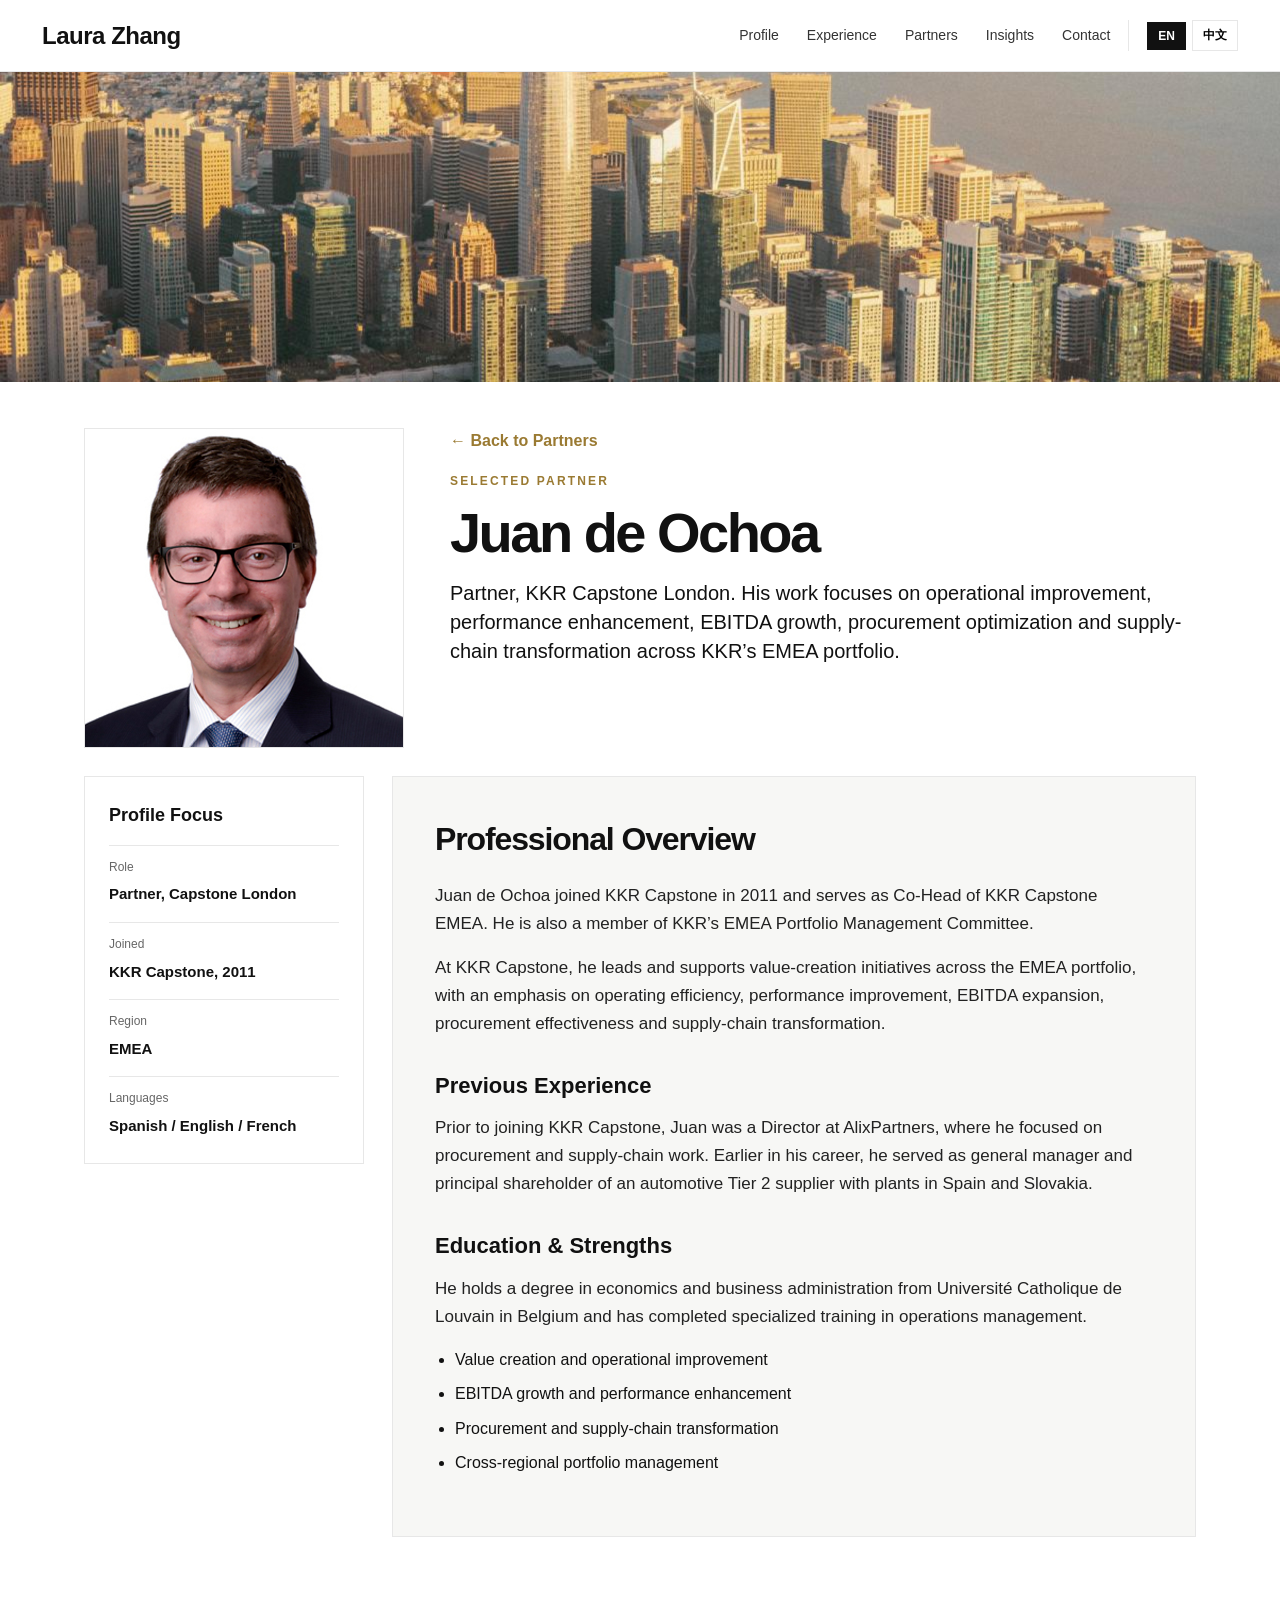
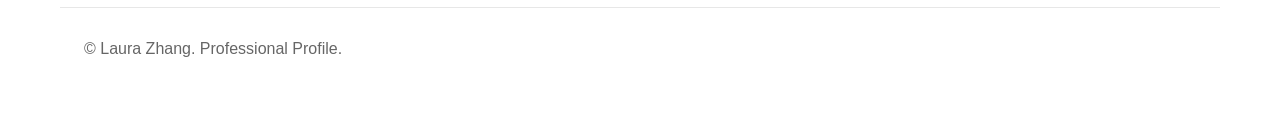
<file: partners/juan-de-ochoa.html>
<!doctype html><html lang="en"><head><meta charset="utf-8"/><meta name="viewport" content="width=device-width, initial-scale=1"/><title>Juan de Ochoa | Laura Zhang</title><meta name="description" content="Laura Zhang professional profile website."/><link rel="stylesheet" href="../style.css"/></head><body><header class="site-header">
    <a class="brand" href="../index.html">Laura Zhang</a>
    <nav><div class="nav-links">
      <a data-en="Profile" data-zh="个人简介" href="../index.html#profile">Profile</a>
      <a data-en="Experience" data-zh="经历" href="../index.html#experience">Experience</a>
      <a data-en="Partners" data-zh="合作伙伴" href="../index.html#partners">Partners</a>
      <a data-en="Insights" data-zh="公司洞察" href="../index.html#insights">Insights</a>
      <a data-en="Contact" data-zh="联系" href="../index.html#contact">Contact</a>
    </div><div class="language-switch"><button class="lang-btn" data-lang="en">EN</button><button class="lang-btn" data-lang="zh">中文</button></div></nav>
  </header><section class="top-image"><img src="../assets/city-bg.png" alt="City aerial view"></section><main><section class="detail-hero reveal visible"><div class="portrait-card"><img src="../assets/juan-de-ochoa.jpeg" alt="Juan de Ochoa"></div><div class="detail-title"><a class="back-link" href="../index.html#partners" data-en="← Back to Partners" data-zh="← 返回合作伙伴">← Back to Partners</a><p class="eyebrow" data-en="Selected Partner" data-zh="精选合作伙伴">Selected Partner</p><h1>Juan de Ochoa</h1><p class="lead" data-en="Partner, KKR Capstone London. His work focuses on operational improvement, performance enhancement, EBITDA growth, procurement optimization and supply-chain transformation across KKR’s EMEA portfolio." data-zh="KKR Capstone London 合伙人。重点关注运营提升、绩效改善、EBITDA 增长、采购优化和供应链转型，参与推动 KKR EMEA 投资组合的价值创造工作。">Partner, KKR Capstone London. His work focuses on operational improvement, performance enhancement, EBITDA growth, procurement optimization and supply-chain transformation across KKR’s EMEA portfolio.</p></div></section><section class="detail-layout reveal visible"><aside class="side-card"><h3 data-en="Profile Focus" data-zh="资料重点">Profile Focus</h3><div class="meta-list"><div><span data-en="Role" data-zh="职务">Role</span><strong data-en="Partner, Capstone London" data-zh="Capstone London 合伙人">Partner, Capstone London</strong></div><div><span data-en="Joined" data-zh="加入时间">Joined</span><strong data-en="KKR Capstone, 2011" data-zh="2011 年加入 KKR Capstone">KKR Capstone, 2011</strong></div><div><span data-en="Region" data-zh="区域">Region</span><strong data-en="EMEA" data-zh="EMEA">EMEA</strong></div><div><span data-en="Languages" data-zh="语言">Languages</span><strong data-en="Spanish / English / French" data-zh="西班牙语 / 英语 / 法语">Spanish / English / French</strong></div></div></aside><article class="article-card"><h2 data-en="Professional Overview" data-zh="专业概览">Professional Overview</h2><p data-en="Juan de Ochoa joined KKR Capstone in 2011 and serves as Co-Head of KKR Capstone EMEA. He is also a member of KKR’s EMEA Portfolio Management Committee." data-zh="Juan de Ochoa 于 2011 年加入 KKR Capstone，目前担任 KKR Capstone EMEA 联合负责人，并是 KKR EMEA Portfolio Management Committee 成员。">Juan de Ochoa joined KKR Capstone in 2011 and serves as Co-Head of KKR Capstone EMEA. He is also a member of KKR’s EMEA Portfolio Management Committee.</p><p data-en="At KKR Capstone, he leads and supports value-creation initiatives across the EMEA portfolio, with an emphasis on operating efficiency, performance improvement, EBITDA expansion, procurement effectiveness and supply-chain transformation." data-zh="在 KKR Capstone 的工作中，他主导和参与 EMEA 投资组合中的价值创造项目，重点关注企业运营效率、绩效改善、EBITDA 增长、采购体系优化和供应链转型。">At KKR Capstone, he leads and supports value-creation initiatives across the EMEA portfolio, with an emphasis on operating efficiency, performance improvement, EBITDA expansion, procurement effectiveness and supply-chain transformation.</p><h3 data-en="Previous Experience" data-zh="过往经历">Previous Experience</h3><p data-en="Prior to joining KKR Capstone, Juan was a Director at AlixPartners, where he focused on procurement and supply-chain work. Earlier in his career, he served as general manager and principal shareholder of an automotive Tier 2 supplier with plants in Spain and Slovakia." data-zh="加入 KKR Capstone 之前，Juan 曾任 AlixPartners 董事，专注于采购和供应链领域；更早之前，他曾担任一家汽车二级供应商的总经理和主要股东，该企业在西班牙和斯洛伐克设有工厂。">Prior to joining KKR Capstone, Juan was a Director at AlixPartners, where he focused on procurement and supply-chain work. Earlier in his career, he served as general manager and principal shareholder of an automotive Tier 2 supplier with plants in Spain and Slovakia.</p><h3 data-en="Education &amp; Strengths" data-zh="教育与优势">Education &amp; Strengths</h3><p data-en="He holds a degree in economics and business administration from Université Catholique de Louvain in Belgium and has completed specialized training in operations management." data-zh="他拥有比利时 Université Catholique de Louvain 经济学与工商管理学士学位，并接受过多项运营管理方向的专业训练。">He holds a degree in economics and business administration from Université Catholique de Louvain in Belgium and has completed specialized training in operations management.</p><ul><li data-en="Value creation and operational improvement" data-zh="价值创造与运营改善">Value creation and operational improvement</li><li data-en="EBITDA growth and performance enhancement" data-zh="EBITDA 增长和绩效提升">EBITDA growth and performance enhancement</li><li data-en="Procurement and supply-chain transformation" data-zh="采购与供应链转型">Procurement and supply-chain transformation</li><li data-en="Cross-regional portfolio management" data-zh="跨区域投资组合管理">Cross-regional portfolio management</li></ul></article></section></main><footer>© Laura Zhang. Professional Profile.</footer><script src="../script.js"></script></body></html>
</file>
<file: style.css>
:root{--bg:#ffffff;--text:#111111;--muted:#666;--line:#e7e7e7;--soft:#f7f7f5;--gold:#9a7a32;--max:1160px}*{box-sizing:border-box}html{scroll-behavior:smooth}body{margin:0;background:var(--bg);color:var(--text);font-family:Arial,"PingFang SC","Microsoft YaHei",sans-serif;line-height:1.65}a{color:inherit;text-decoration:none}.site-header{height:72px;padding:0 42px;display:flex;align-items:center;justify-content:space-between;border-bottom:1px solid var(--line);background:rgba(255,255,255,.94);position:sticky;top:0;z-index:10;backdrop-filter:blur(10px)}.brand{font-size:24px;font-weight:800;letter-spacing:-.02em}.site-header nav{display:flex;gap:28px;font-size:14px;color:#333}.site-header nav a:hover{color:var(--gold)}main{overflow:hidden}.top-image{width:100%;height:310px;background:#eee;overflow:hidden}.top-image img{width:100%;height:100%;object-fit:cover;display:block}.profile-wrap{max-width:var(--max);margin:60px auto 70px;padding:0 24px;display:grid;grid-template-columns:360px 1fr;gap:64px;align-items:center}.portrait-card{background:#f1f1f1;border:1px solid var(--line);padding:0;box-shadow:0 24px 70px rgba(0,0,0,.08)}.portrait-card img{width:100%;display:block;object-fit:cover}.eyebrow{margin:0 0 12px;color:var(--gold);font-size:12px;font-weight:800;letter-spacing:.18em;text-transform:uppercase}.profile-text h1{font-size:72px;line-height:.95;margin:0 0 26px;letter-spacing:-.055em}.lead{font-size:24px;line-height:1.45;margin:0 0 34px;max-width:660px}.quick-grid{display:grid;grid-template-columns:repeat(3,1fr);gap:16px;border-top:1px solid var(--line);padding-top:24px}.quick-grid div{background:var(--soft);border:1px solid var(--line);padding:18px}.quick-grid span{display:block;color:var(--muted);font-size:12px;margin-bottom:8px}.quick-grid strong{font-size:15px}.section{max-width:var(--max);margin:0 auto;padding:54px 24px;border-top:1px solid var(--line)}.section h2{font-size:42px;line-height:1.05;margin:0 0 24px;letter-spacing:-.04em}.content-card{max-width:920px;background:var(--soft);border:1px solid var(--line);padding:30px 34px;font-size:17px;color:#222}.content-card p{margin:0 0 18px}.content-card p:last-child{margin-bottom:0}.timeline{display:grid;grid-template-columns:repeat(2,1fr);gap:18px}.timeline div{border:1px solid var(--line);background:var(--soft);padding:24px}.timeline span{display:block;color:var(--gold);font-weight:800;margin-bottom:8px}.timeline strong{font-size:20px}.compact{padding-top:44px;padding-bottom:36px}.compact h2{font-size:32px}.mini-grid{display:grid;gap:16px}.partners-grid{grid-template-columns:repeat(2,1fr)}.insight-grid{grid-template-columns:repeat(3,1fr)}.mini-card{display:grid;grid-template-columns:96px 1fr;gap:18px;align-items:center;border:1px solid var(--line);background:#fff;padding:16px;transition:.25s ease;min-height:132px}.mini-card:hover{transform:translateY(-4px);box-shadow:0 20px 50px rgba(0,0,0,.08);border-color:#d7c493}.mini-card img{width:96px;height:96px;object-fit:cover;background:#eee}.mini-card h3{margin:0 0 8px;font-size:18px;line-height:1.25}.mini-card p{margin:0;color:var(--muted);font-size:14px}.contact{display:flex;align-items:center;justify-content:space-between}.contact a{font-size:20px;font-weight:800;color:var(--gold)}footer{max-width:var(--max);margin:0 auto;padding:28px 24px 50px;color:var(--muted);border-top:1px solid var(--line)}.reveal{opacity:0;transform:translateY(24px);transition:opacity .8s ease,transform .8s ease}.reveal.visible{opacity:1;transform:none}@media (max-width:900px){.site-header{padding:0 20px}.site-header nav{display:none}.top-image{height:220px}.profile-wrap{grid-template-columns:1fr;gap:30px;margin-top:36px}.portrait-card{max-width:360px}.profile-text h1{font-size:52px}.lead{font-size:20px}.quick-grid,.timeline,.partners-grid,.insight-grid{grid-template-columns:1fr}.contact{display:block}.contact a{display:block;margin-top:8px;font-size:16px}}@media(max-width:520px){.profile-text h1{font-size:42px}.section h2{font-size:34px}.mini-card{grid-template-columns:80px 1fr}.mini-card img{width:80px;height:80px}.content-card{padding:22px;font-size:15px}}


.detail-hero{max-width:1160px;margin:46px auto 28px;padding:0 24px;display:grid;grid-template-columns:320px 1fr;gap:46px;align-items:start}.detail-hero .portrait-card{box-shadow:none}.detail-title h1{font-size:56px;line-height:1.02;margin:0 0 18px;letter-spacing:-.045em}.detail-title .lead{font-size:20px;max-width:760px}.detail-layout{max-width:1160px;margin:0 auto 70px;padding:0 24px;display:grid;grid-template-columns:280px 1fr;gap:28px}.side-card{border:1px solid var(--line);background:#fff;padding:24px;position:sticky;top:96px;align-self:start}.side-card h3{margin:0 0 14px;font-size:18px}.meta-list{display:grid;gap:14px}.meta-list div{border-top:1px solid var(--line);padding-top:12px}.meta-list span{display:block;color:var(--muted);font-size:12px;margin-bottom:4px}.meta-list strong{font-size:15px}.article-card{background:var(--soft);border:1px solid var(--line);padding:36px 42px}.article-card h2{font-size:32px;margin:0 0 16px;letter-spacing:-.035em}.article-card h3{font-size:22px;margin:30px 0 10px}.article-card p{font-size:17px;margin:0 0 16px;color:#222}.article-card ul{margin:8px 0 24px;padding-left:20px}.article-card li{margin:8px 0;font-size:16px}.back-link{display:inline-block;margin-bottom:18px;color:var(--gold);font-weight:800}.source-note{margin-top:28px;padding-top:18px;border-top:1px solid var(--line);color:var(--muted);font-size:13px}.site-header nav a.active{color:var(--gold);font-weight:800}@media(max-width:900px){.detail-hero,.detail-layout{grid-template-columns:1fr}.side-card{position:static}.detail-title h1{font-size:42px}.article-card{padding:24px}.detail-hero{gap:24px}}


.language-switch{display:flex;align-items:center;gap:6px;margin-left:18px;border-left:1px solid var(--line);padding-left:18px}.lang-btn{border:1px solid var(--line);background:#fff;padding:6px 10px;font-size:12px;font-weight:800;cursor:pointer}.lang-btn.active{background:#111;color:#fff;border-color:#111}.site-header nav{align-items:center}.site-header nav .nav-links{display:flex;gap:28px}.site-header nav{gap:0}.source-note{display:none}.html-hidden{display:none!important}@media(max-width:900px){.language-switch{margin-left:auto;border-left:0;padding-left:0}.site-header nav{display:flex}.site-header nav .nav-links{display:none}}
</file>
